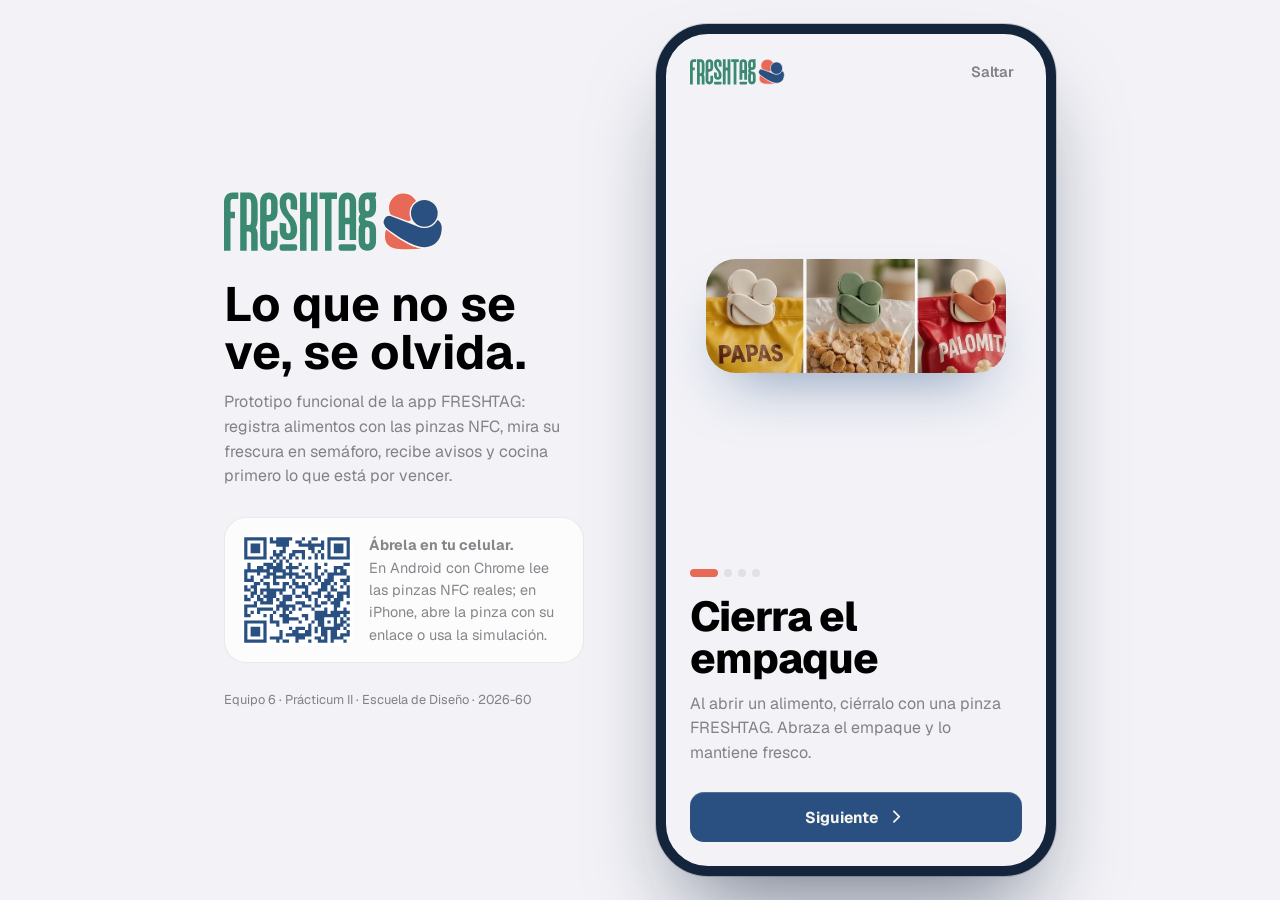
<file: app/index.html>
<!doctype html>
<html lang="es-MX">
<head>
  <meta charset="utf-8">
  <meta name="viewport" content="width=device-width, initial-scale=1, viewport-fit=cover">
  <meta name="theme-color" content="#F9F6EF">
  <meta name="description" content="FRESHTAG: registra tus alimentos con pinzas NFC, recibe avisos antes de que caduquen y cocina lo que está por vencer.">
  <meta name="apple-mobile-web-app-capable" content="yes">
  <meta name="mobile-web-app-capable" content="yes">
  <meta name="apple-mobile-web-app-status-bar-style" content="default">
  <meta name="apple-mobile-web-app-title" content="FRESHTAG">
  <title>FRESHTAG</title>
  <link rel="manifest" href="manifest.webmanifest">
  <link rel="icon" href="img/icon-192.png">
  <link rel="apple-touch-icon" href="img/icon-192.png">
  <link rel="stylesheet" href="css/fonts.css">
  <link rel="stylesheet" href="css/app.css">
  <link rel="stylesheet" href="css/glass.css">
  <link rel="stylesheet" href="css/native.css">
  <script>/* set the look before first paint so there is no flash */ try { var p = (JSON.parse(localStorage.getItem('freshtag:v1')) || {}).prefs || {}, d = document.documentElement.dataset;
    var t = p.theme === 'auto' ? (matchMedia('(prefers-color-scheme: dark)').matches ? 'dark' : 'light') : (p.v3 && p.theme) || 'light';
    d.design = p.design || 'nativo'; d.theme = t; d.font = p.font || 'apple'; d.accent = p.accent || 'azul'; d.glass = p.glass || 'liquid'; d.motion = p.motion === false ? 'reduced' : 'full'; } catch (e) {}</script>
</head>
<body>
  <aside class="desk">
    <img class="logo" src="img/logo.svg" alt="FRESHTAG">
    <h1>Lo que no se ve, se olvida.</h1>
    <p>Prototipo funcional de la app FRESHTAG: registra alimentos con las pinzas NFC, mira su frescura en semáforo, recibe avisos y cocina primero lo que está por vencer.</p>
    <div class="qr"><img src="img/qr.svg" alt="Código QR para abrir la app en tu celular"><p><b>Ábrela en tu celular.</b><br>En Android con Chrome lee las pinzas NFC reales; en iPhone, abre la pinza con su enlace o usa la simulación.</p></div>
    <small>Equipo 6 · Prácticum II · Escuela de Diseño · 2026-60</small>
  </aside>
  <div id="phone">
    <div class="aurora" aria-hidden="true"><i></i><i></i><i></i></div>
    <div id="app"></div>
    <div id="sheet-root"></div>
    <div id="scan-root"></div>
    <div id="toast-root"></div>
    <div id="splash" aria-hidden="true"><span class="orb"><img src="img/isotipo.svg" alt=""></span><img src="img/wordmark.svg" alt=""></div>
  </div>
  <script type="module" src="js/app.js"></script>
</body>
</html>
</file>
